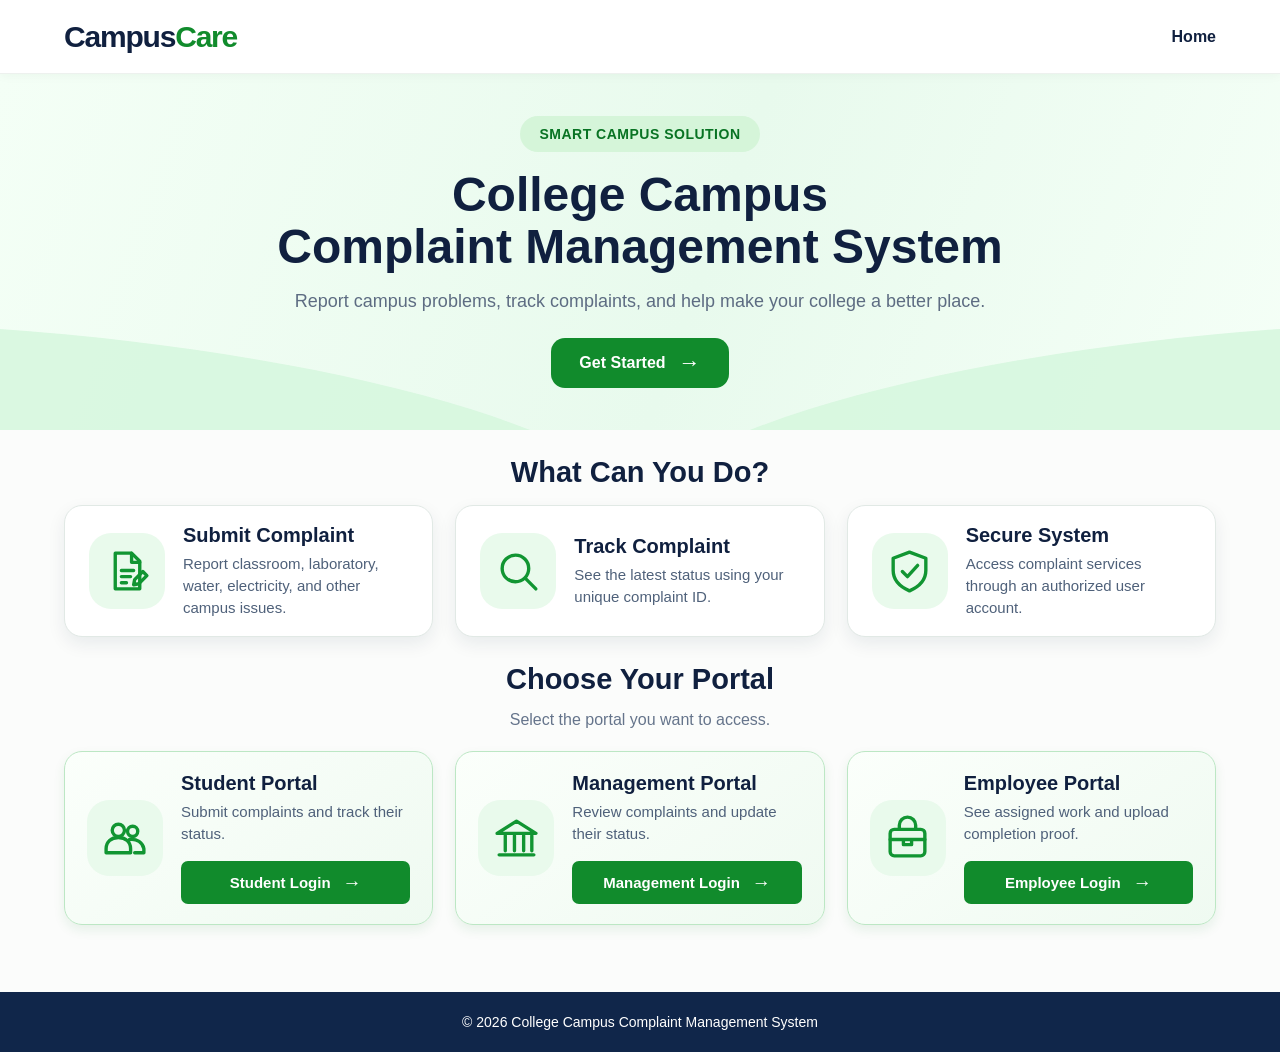
<file: index.html>
<!DOCTYPE html>
<html lang="en">
<head>
    <meta charset="UTF-8">
    <meta name="google-site-verification" content="S5N7gw2vEK0I9aHjXygCTihXNG2mUNfMy_qR8RHsRUY" />
    <meta name="viewport" content="width=device-width, initial-scale=1.0">
    <meta name="description" content="CampusCare is a College Campus Complaint Management System. Students can report campus problems, submit complaints, and track complaint status online.">
    <meta name="robots" content="index, follow">
    <link rel="canonical" href="https://campuscare-complaints.vercel.app/">
    <meta property="og:title" content="CampusCare - College Campus Complaint Management System">
    <meta property="og:description" content="Report campus problems, submit complaints, and track complaint status online with CampusCare.">
    <meta property="og:url" content="https://campuscare-complaints.vercel.app/">
    <meta property="og:type" content="website">
    <title>CampusCare - College Campus Complaint Management System</title>
    <link rel="stylesheet" href="style.css">
</head>
<body>
    <header class="navbar">
        <a class="logo" href="#home" aria-label="CampusCare home"><span>Campus</span><strong>Care</strong></a>
        <nav aria-label="Main navigation">
            <a href="#home" id="nav-home">Home</a>
            <button type="button" id="nav-dashboard" class="secondary-button" hidden>My dashboard</button>
        </nav>
    </header>
    <main>
        <section class="hero" id="home">
            <div class="hero-content">
                <span class="badge">SMART CAMPUS SOLUTION</span>
                <h1>College Campus<br>Complaint Management System</h1>
                <p>Report campus problems, track complaints, and help make your college a better place.</p>
                <a href="#portal" class="main-button">Get Started <span aria-hidden="true">→</span></a>
            </div>
        </section>
        <section class="features" id="features">
            <h2>What Can You Do?</h2>
            <div class="feature-container">
                <article class="feature-card">
                    <span class="feature-icon" aria-hidden="true">
                        <svg viewBox="0 0 48 48"><path d="M12 6h16l8 8v27H12z"/><path d="M28 6v9h8M18 23h12M18 29h9M18 35h5"/><path d="m31 32 8-8 4 4-8 8-5 1z"/></svg>
                    </span>
                    <div><h3>Submit Complaint</h3><p>Report classroom, laboratory, water, electricity, and other campus issues.</p></div>
                </article>
                <article class="feature-card">
                    <span class="feature-icon" aria-hidden="true">
                        <svg viewBox="0 0 48 48"><circle cx="21" cy="21" r="13"/><path d="m31 31 10 10"/></svg>
                    </span>
                    <div><h3>Track Complaint</h3><p>See the latest status using your unique complaint ID.</p></div>
                </article>
                <article class="feature-card">
                    <span class="feature-icon" aria-hidden="true">
                        <svg viewBox="0 0 48 48"><path d="m24 5 16 6v12c0 10-7 16-16 20C15 39 8 33 8 23V11z"/><path d="m17 24 5 5 10-11"/></svg>
                    </span>
                    <div><h3>Secure System</h3><p>Access complaint services through an authorized user account.</p></div>
                </article>
            </div>
        </section>
        <section class="login-section" id="portal">
            <h2>Choose Your Portal</h2>
            <p>Select the portal you want to access.</p>
            <div class="portal-container">
                <article class="portal-card">
                    <span class="portal-icon" aria-hidden="true">
                        <svg viewBox="0 0 48 48"><circle cx="17" cy="16" r="6"/><circle cx="31" cy="17" r="5"/><path d="M5 38v-4c0-7 5-11 12-11s12 4 12 11v4zM28 25c7-1 13 3 14 9v4H33"/></svg>
                    </span>
                    <div class="portal-copy"><h3>Student Portal</h3><p>Submit complaints and track their status.</p><button type="button" data-portal="student">Student Login <span aria-hidden="true">→</span></button></div>
                </article>
                <article class="portal-card">
                    <span class="portal-icon" aria-hidden="true">
                        <svg viewBox="0 0 48 48"><path d="M5 19 24 7l19 12zM9 40h30M13 21v15M22 21v15M31 21v15M39 21v15M7 40h34"/></svg>
                    </span>
                    <div class="portal-copy"><h3>Management Portal</h3><p>Review complaints and update their status.</p><button type="button" data-portal="admin">Management Login <span aria-hidden="true">→</span></button></div>
                </article>
                <article class="portal-card">
                    <span class="portal-icon" aria-hidden="true">
                        <svg viewBox="0 0 48 48"><rect x="7" y="15" width="34" height="26" rx="4"/><path d="M16 15v-4a8 8 0 0 1 16 0v4M7 25h34M20 25v5h8v-5"/></svg>
                    </span>
                    <div class="portal-copy"><h3>Employee Portal</h3><p>See assigned work and upload completion proof.</p><button type="button" data-portal="employee">Employee Login <span aria-hidden="true">→</span></button></div>
                </article>
            </div>
            <div id="portal-message" class="portal-message" role="status" aria-live="polite"></div>
            <section id="portal-panel" class="portal-panel" aria-labelledby="portal-title" hidden>
                <div class="portal-panel-heading">
                    <div class="portal-heading-actions">
                        <button type="button" id="portal-back" class="text-button">← Choose another portal</button>
                        <button type="button" id="dashboard-home-button" class="secondary-button" hidden>Home page</button>
                    </div>
                    <span id="portal-kicker" class="portal-kicker">Secure portal</span>
                    <h3 id="portal-title">Student Portal</h3>
                </div>
                <p id="action-message" class="action-message" role="status" aria-live="polite"></p>
                <div id="session-error" class="state-card" hidden>
                    <p id="session-error-text"></p>
                    <button type="button" id="session-error-logout" class="secondary-button">Sign out</button>
                </div>
                <div id="role-mismatch" class="state-card" hidden>
                    <p id="role-mismatch-text"></p>
                    <button type="button" id="open-correct-portal" class="secondary-button">Open my portal</button>
                </div>
                <div id="approval-pending" class="state-card" hidden>
                    <p id="approval-pending-text">Your account is waiting for approval.</p>
                    <form id="approval-id-card-form" class="form-grid" hidden>
                        <label id="approval-id-card-label" for="approval-id-card">College ID card image or PDF</label>
                        <input id="approval-id-card" name="id_card" type="file" accept="image/jpeg,image/png,image/webp,image/heic,image/heif,application/pdf" required>
                        <button id="approval-id-card-submit" type="submit" class="secondary-button">Upload college ID</button>
                    </form>
                    <button type="button" id="approval-pending-signout" class="secondary-button">Sign out</button>
                </div>                <div id="auth-area" class="auth-card">
                    <p id="auth-intro" class="auth-intro">Sign in to continue.</p>
                    <form id="signin-form" class="form-grid">
                        <label for="signin-email">Email address</label>
                        <input id="signin-email" name="email" type="email" autocomplete="email" maxlength="254" required>
                        <label for="signin-password">Password</label>
                        <input id="signin-password" name="password" type="password" autocomplete="current-password" minlength="6" required>
                        <button type="submit" class="form-submit">Sign in</button>
                    </form>
                    <form id="signup-form" class="form-grid" hidden>
                        <label for="signup-name">Full name</label>
                        <input id="signup-name" name="full_name" type="text" autocomplete="name" maxlength="100" required>
                        <label for="signup-college-id">College ID / roll number</label>
                        <input id="signup-college-id" name="college_id" type="text" autocomplete="off" maxlength="50" required>
                        <label for="signup-branch">Branch</label>
                        <input id="signup-branch" name="branch" type="text" autocomplete="organization-title" maxlength="80" required>
                        <label for="signup-id-card">College ID card image or PDF</label>
                        <input id="signup-id-card" name="id_card" type="file" accept="image/jpeg,image/png,image/webp,image/heic,image/heif,application/pdf" required>
                        <p class="field-hint">Private upload. JPG, PNG, WebP, or PDF, up to 10 MB. If email confirmation is needed, upload after signing in.</p>
                        <label for="signup-email">Email address</label>
                        <input id="signup-email" name="email" type="email" autocomplete="email" maxlength="254" required>
                        <label for="signup-password">Password</label>
                        <input id="signup-password" name="password" type="password" autocomplete="new-password" minlength="10" required>
                        <p class="field-hint">Use at least 10 characters.</p>
                        <button type="submit" class="form-submit">Request account</button>
                    </form>
                    <form id="employee-signup-form" class="form-grid" hidden>
                        <label for="employee-signup-name">Full name</label>
                        <input id="employee-signup-name" name="full_name" type="text" autocomplete="name" maxlength="100" required>
                        <label for="employee-signup-email">Email address</label>
                        <input id="employee-signup-email" name="email" type="email" autocomplete="email" maxlength="254" required>
                        <label for="employee-signup-phone">Mobile number</label>
                        <input id="employee-signup-phone" name="phone" type="tel" autocomplete="tel" minlength="7" maxlength="25" required>
                        <label for="employee-work-category">Work category</label>
                        <select id="employee-work-category" name="work_category" required>
                            <option value="">Choose a work category</option>
                            <option>Electrician</option>
                            <option>Plumber</option>
                            <option>Construction work</option>
                            <option>Technical support</option>
                            <option>Cleaning</option>
                            <option>Carpentry</option>
                            <option>Other maintenance</option>
                        </select>
                        <label for="employee-signup-password">Password</label>
                        <input id="employee-signup-password" name="password" type="password" autocomplete="new-password" minlength="10" required>
                        <p class="field-hint">Your account needs approval before assigned work appears here.</p>
                        <button type="submit" class="form-submit">Request employee account</button>
                    </form>
                    <form id="admin-signup-form" class="form-grid" hidden>
                        <label for="admin-signup-name">Full name</label>
                        <input id="admin-signup-name" name="full_name" type="text" autocomplete="name" maxlength="100" required>
                        <label for="admin-signup-department">Department</label>
                        <input id="admin-signup-department" name="department" type="text" autocomplete="organization-title" maxlength="100" required>
                        <label for="admin-signup-id-card">ID card image or PDF</label>
                        <input id="admin-signup-id-card" name="id_card" type="file" accept="image/jpeg,image/png,image/webp,image/heic,image/heif,application/pdf" required>
                        <label for="admin-signup-email">Email address</label>
                        <input id="admin-signup-email" name="email" type="email" autocomplete="email" maxlength="254" required>
                        <label for="admin-signup-password">Password</label>
                        <input id="admin-signup-password" name="password" type="password" autocomplete="new-password" minlength="10" required>
                        <p class="field-hint">Enter the email verification code. Your management access starts only after the owner approves your request.</p>
                        <button type="submit" class="form-submit">Request management account</button>
                    </form>
                    <form id="verify-email-form" class="form-grid" hidden>
                        <p id="verify-email-description" class="form-description">Enter the verification code sent to your email.</p>
                        <label for="email-otp">Email verification code</label>
                        <input id="email-otp" name="token" type="text" inputmode="numeric" autocomplete="one-time-code" pattern="[0-9]{6,8}" minlength="6" maxlength="8" required>
                        <button type="submit" class="form-submit">Verify email</button>
                        <button type="button" id="resend-email-otp" class="text-button">Resend code</button>
                    </form>
                    <form id="reset-form" class="form-grid" hidden>
                        <p class="form-description">Enter your email address and we will send a password reset link if an account matches.</p>
                        <label for="reset-email">Email address</label>
                        <input id="reset-email" name="email" type="email" autocomplete="email" maxlength="254" required>
                        <button type="submit" class="form-submit">Send reset link</button>
                    </form>
                    <form id="update-password-form" class="form-grid" hidden>
                        <p class="form-description">Choose a new password for your account.</p>
                        <label for="new-password">New password</label>
                        <input id="new-password" name="password" type="password" autocomplete="new-password" minlength="10" required>
                        <button type="submit" class="form-submit">Update password</button>
                    </form>
                    <div class="auth-links">
                        <button type="button" id="show-signup" class="text-button">Create a student account</button>
                        <button type="button" id="show-signin" class="text-button" hidden>Back to sign in</button>
                        <button type="button" id="forgot-password" class="text-button">Forgot password?</button>
                    </div>
                </div>
                <section id="dashboard" class="dashboard" aria-label="Complaint dashboard" hidden>
                    <div class="dashboard-heading">
                        <div>
                            <p id="dashboard-kicker" class="portal-kicker">Your portal</p>
                            <h3 id="dashboard-welcome">Welcome</h3>
                            <p id="dashboard-email" class="muted"></p>
                        </div>
                        <button type="button" id="signout-button" class="secondary-button">Sign out</button>
                    </div>
                    <div id="student-branch-section" class="dashboard-section" hidden>
                        <h4>Your branch</h4>
                        <p id="student-branch-message" class="muted"></p>
                        <form id="student-branch-form" class="branch-form">
                            <label for="student-branch-input">Branch</label>
                            <input id="student-branch-input" name="branch" type="text" maxlength="80" required>
                            <button type="submit" class="secondary-button">Save branch</button>
                        </form>
                    </div>
                    <section id="student-id-card-section" class="dashboard-section" hidden>
                        <h4>College ID card</h4>
                        <p class="muted">Upload your college ID card so management can review your student request.</p>
                        <form id="student-id-card-form" class="form-grid">
                            <label for="student-id-card">ID card image or PDF</label>
                            <input id="student-id-card" name="id_card" type="file" accept="image/jpeg,image/png,image/webp,image/heic,image/heif,application/pdf" required>
                            <button type="submit" class="secondary-button">Upload ID card</button>
                        </form>
                    </section>
                    <div id="student-tools" hidden>
                        <section class="dashboard-section">
                            <h4>Submit a complaint</h4>
                            <form id="complaint-form" class="form-grid complaint-form">
                                <label for="complaint-title">Short title</label>
                                <input id="complaint-title" name="title" type="text" maxlength="120" required>
                                <label for="complaint-category">Category</label>
                                <select id="complaint-category" name="category" required>
                                    <option value="">Choose a category</option>
                                    <option value="classroom">Classroom</option>
                                    <option value="laboratory">Laboratory</option>
                                    <option value="water">Water</option>
                                    <option value="electricity">Electricity</option>
                                    <option value="cleanliness">Cleanliness</option>
                                    <option value="hostel">Hostel</option>
                                    <option value="other">Other</option>
                                </select>
                                <label for="complaint-location">Campus location</label>
                                <input id="complaint-location" name="location" type="text" maxlength="160" required>
                                <label for="complaint-description">Describe the problem</label>
                                <textarea id="complaint-description" name="description" rows="4" maxlength="3000" required></textarea>
                                <label>Photo or video proof (optional)</label>
                                <div class="proof-actions">
                                    <button type="button" id="complaint-camera-button" class="secondary-button">Take photo / video</button>
                                    <button type="button" id="complaint-file-button" class="secondary-button">Choose from device</button>
                                </div>

                                <input id="complaint-file-input" type="file" accept="image/*,video/*" hidden>
                                <p class="field-hint">Use the camera or choose an existing file. One image or video, up to 25 MB.</p>
                                <div id="complaint-proof-preview" class="proof-preview" hidden></div>
                                <button type="submit" class="form-submit">Submit complaint</button>
                            </form>
                        </section>
                        <div id="proof-camera-modal" class="camera-modal" role="dialog" aria-modal="true" aria-labelledby="proof-camera-title" hidden>
                            <section class="camera-dialog">
                                <div class="camera-heading">
                                    <h5 id="proof-camera-title">Capture proof</h5>
                                    <button type="button" id="proof-camera-close" class="secondary-button">Close</button>
                                </div>
                                <video id="proof-camera-preview" autoplay muted playsinline></video>
                                <canvas id="proof-camera-canvas" hidden></canvas>
                                <p id="proof-camera-status" class="field-hint">Allow camera access to take a photo or record a video.</p>
                                <div class="camera-controls">
                                    <button type="button" id="proof-take-photo">Take photo</button>
                                    <button type="button" id="proof-start-video">Start video</button>
                                    <button type="button" id="proof-stop-video" hidden>Stop recording</button>
                                </div>
                            </section>
                        </div>
                        <section class="dashboard-section">
                            <div class="section-heading">
                                <div>
                                    <h4>Your complaints</h4>
                                    <p class="muted">Use a complaint ID such as CC-100001 to find a specific report.</p>
                                </div>
                            </div>
                            <form id="student-filter-form" class="filter-form">
                                <label for="student-ticket-filter">Complaint ID</label>
                                <input id="student-ticket-filter" name="ticket" inputmode="numeric" placeholder="CC-100001">
                                <button type="submit" class="secondary-button">Track</button>
                                <button type="button" id="student-clear-filter" class="text-button">Show all</button>
                            </form>
                            <div id="student-list" class="complaint-list" aria-live="polite"></div>
                            <div id="student-pagination" class="pagination" hidden>
                                <span id="student-page-label"></span>
                                <div>
                                    <button type="button" id="student-prev" class="secondary-button">Previous</button>
                                    <button type="button" id="student-next" class="secondary-button">Next</button>
                                </div>
                            </div>
                        </section>
                    </div>
                    <div id="management-tools" hidden>
                        <nav class="management-tabs" aria-label="Management sections">
                            <button type="button" class="management-tab active" data-management-tab="queue">Complaints</button>
                            <button type="button" class="management-tab" data-management-tab="resolve">Resolve complaints</button>
                            <button type="button" class="management-tab" data-management-tab="accounts">Manage accounts</button>
                        </nav>
                        <div data-management-panel="queue">
                        <section class="dashboard-section">
                            <div class="section-heading">
                                <div>
                                    <h4>Complaint queue</h4>
                                    <p class="muted">Filter the queue or find a report by its complaint ID.</p>
                                </div>
                            </div>
                            <form id="management-filter-form" class="filter-form">
                                <label for="management-ticket-filter">Complaint ID</label>
                                <input id="management-ticket-filter" name="ticket" inputmode="numeric" placeholder="CC-100001">
                                <label for="management-status-filter">Status</label>
                                <select id="management-status-filter" name="status">
                                    <option value="">All statuses</option>
                                    <option value="submitted">Submitted</option>
                                    <option value="in_progress">In progress</option>
                                    <option value="work_completed">Work completed</option>
                                    <option value="resolved">Resolved</option>
                                    <option value="rejected">Rejected</option>
                                </select>
                                <label for="management-category-filter">Category</label>
                                <select id="management-category-filter" name="category">
                                    <option value="">All categories</option>
                                    <option value="classroom">Classroom</option>
                                    <option value="laboratory">Laboratory</option>
                                    <option value="water">Water</option>
                                    <option value="electricity">Electricity</option>
                                    <option value="cleanliness">Cleanliness</option>
                                    <option value="hostel">Hostel</option>
                                    <option value="other">Other</option>
                                </select>
                                <button type="submit" class="secondary-button">Apply filters</button>
                                <button type="button" id="management-clear-filter" class="text-button">Clear</button>
                            </form>
                            <div id="management-list" class="complaint-list" aria-live="polite"></div>
                            <div id="management-pagination" class="pagination" hidden>
                                <span id="management-page-label"></span>
                                <div>
                                    <button type="button" id="management-prev" class="secondary-button">Previous</button>
                                    <button type="button" id="management-next" class="secondary-button">Next</button>
                                </div>
                            </div>
                        </section>
                        </div>
                        <div data-management-panel="resolve" hidden>
                            <section class="dashboard-section">
                                <h4>Resolve complaints</h4>
                                <p class="muted">Review employee completion proof, then update the status for the student.</p>
                                <div id="management-resolution-list" class="complaint-list" aria-live="polite"></div>
                            </section>
                        </div>
                        <div data-management-panel="accounts" hidden>
                            <section class="dashboard-section">
                                <div class="section-heading">
                                    <div>
                                        <h4>Manage accounts</h4>
                                        <p id="management-account-hint" class="muted">Review account requests and set access.</p>
                                        <p id="owner-admin-count" class="muted"></p>
                                        <p id="owner-pending-count" class="muted"></p>
                                    </div>
                                </div>
                                <div id="owner-account-list" class="owner-account-list" aria-live="polite"></div>
                            </section>
                        </div>
                    </div>
                    <div id="employee-tools" hidden>
                        <section class="dashboard-section">
                            <h4>My assigned work</h4>
                            <p class="muted">Only jobs assigned to your employee account appear here.</p>
                            <div id="employee-list" class="complaint-list" aria-live="polite"></div>
                        </section>
                    </div>
                </section>
            </section>
        </section>
    </main>
    <footer><p>© 2026 College Campus Complaint Management System</p></footer>
    <script type="module" src="main.js"></script>
</body>
</html>
</file>
<file: style.css>
* {
    margin: 0;
    padding: 0;
    box-sizing: border-box;
}
[hidden] { display: none !important; }
html { scroll-behavior: smooth; }
body { font-family: Arial, sans-serif; background: #f4f7fc; color: #172b4d; }
.navbar {
    display: flex; justify-content: space-between; align-items: center;
    padding: 20px 8%; background: #10264a; color: white;
}
.logo { font-size: 26px; font-weight: bold; color: #55d6c2; text-decoration: none; }
nav { display: flex; gap: 25px; }
nav a { color: white; text-decoration: none; font-size: 15px; }
nav a:hover { color: #55d6c2; }
.navbar nav .secondary-button { margin: 0; }
.dashboard-view .navbar, .authenticated-home-view .navbar {
    background: #fff; color: #172b4d; border-bottom: 1px solid #e0e7f0;
}
.dashboard-view .logo, .authenticated-home-view .logo { color: #087e45; }
.dashboard-view .navbar nav a, .authenticated-home-view .navbar nav a { color: #172b4d; }
.dashboard-view .navbar nav a:hover, .authenticated-home-view .navbar nav a:hover { color: #087e45; }

.dashboard-view .hero,
.dashboard-view .features,
.dashboard-view #portal > h2,
.dashboard-view #portal > p,
.dashboard-view .portal-container,
.dashboard-view #portal-message,
.dashboard-view footer { display: none !important; }
.dashboard-view #portal { min-height: calc(100vh - 70px); padding: 24px 5%; text-align: left; }
.dashboard-view #portal-panel { max-width: 1280px; margin: 0 auto; }
.dashboard-view #portal-back { display: none; }
.portal-heading-actions { display: flex; align-items: center; justify-content: space-between; gap: 12px; margin-bottom: 18px; }
.portal-heading-actions .secondary-button { margin: 0; }
.authenticated-home-view .portal-container { display: none; }
.authenticated-home-view #portal > h2,
.authenticated-home-view #portal > p { display: none; }
.hero {
    min-height: 430px; display: flex; align-items: center; justify-content: center;
    padding: 60px 8%; text-align: center; background: linear-gradient(135deg, #eaf3ff, #f7faff);
}
.hero-content { max-width: 850px; }
.badge {
    display: inline-block; background: #d9f7f0; color: #087e72; padding: 9px 16px;
    border-radius: 25px; font-size: 12px; font-weight: bold; letter-spacing: 1px;
}
.hero h1 { font-size: clamp(30px, 5vw, 48px); line-height: 1.2; margin: 25px 0; }
.hero p {
    max-width: 650px; margin: 0 auto 28px; color: #5d6c82; line-height: 1.8; font-size: 17px;
}
.main-button {
    display: inline-block; background: #1769aa; color: white; padding: 14px 28px;
    border-radius: 8px; text-decoration: none; font-weight: bold;
}
.main-button:hover, button:hover { background: #104c83; }
.features, .login-section { padding: 65px 8%; text-align: center; }
.features h2, .login-section h2 { font-size: 30px; margin-bottom: 15px; }
.feature-container, .portal-container {
    display: grid; grid-template-columns: repeat(3, minmax(0, 1fr)); gap: 22px; margin-top: 35px;
}
.feature-card, .portal-card {
    background: white; padding: 30px 22px; border: 1px solid #e0e7f0; border-radius: 14px;
    box-shadow: 0 6px 20px rgba(23, 43, 77, 0.05);
}
.feature-card h3, .portal-card h3 { margin-bottom: 15px; font-size: 20px; }
.feature-card p, .portal-card p, .login-section > p { color: #65748b; line-height: 1.7; }
.portal-container {
    grid-template-columns: repeat(3, minmax(0, 1fr)); max-width: 1050px; margin-left: auto; margin-right: auto;
}
button {
    margin-top: 22px; padding: 12px 20px; border: none; border-radius: 7px;
    background: #1769aa; color: white; cursor: pointer; font-size: 15px;
}
button:focus-visible, input:focus-visible, select:focus-visible, textarea:focus-visible, a:focus-visible {
    outline: 3px solid #55d6c2; outline-offset: 3px;
}
button:disabled { cursor: wait; opacity: 0.65; }
.portal-message { margin: 25px auto 0; max-width: 600px; font-weight: bold; color: #1769aa; }
.portal-panel {
    max-width: 980px; margin: 32px auto 0; padding: clamp(20px, 4vw, 36px);
    border: 1px solid #dce5f0; border-radius: 16px; background: #fff;
    box-shadow: 0 10px 30px rgba(23, 43, 77, 0.07); text-align: left;
}
.portal-panel-heading { margin-bottom: 20px; }
.portal-panel-heading .text-button { margin: 0 0 20px; }
.portal-panel-heading h3 { margin-top: 6px; font-size: 26px; }
.portal-kicker { color: #087e72; font-size: 12px; font-weight: bold; letter-spacing: 1px; text-transform: uppercase; }
.action-message { margin: 0 0 18px; color: #1769aa; line-height: 1.5; }
.action-message:empty { display: none; }
.action-message[data-kind="error"] { color: #a12727; }
.action-message[data-kind="success"] { color: #087e45; }
.auth-card, .state-card {
    max-width: 560px; padding: 22px; border: 1px solid #e0e7f0; border-radius: 12px; background: #fbfdff;
}
.auth-intro, .form-description, .muted, .field-hint { color: #65748b; line-height: 1.6; }
.auth-intro { margin-bottom: 18px; }
.form-grid { display: grid; gap: 10px; }
.form-grid label, .filter-form label { margin-top: 4px; font-size: 14px; font-weight: bold; }
input, select, textarea {
    width: 100%; padding: 11px 12px; border: 1px solid #cbd6e4; border-radius: 7px;
    background: #fff; color: #172b4d; font: inherit;
}
textarea { resize: vertical; }
.field-hint { font-size: 13px; margin-top: -6px; }
.form-submit, .secondary-button { justify-self: start; margin-top: 8px; }
.auth-links { display: flex; flex-wrap: wrap; gap: 6px 18px; margin-top: 14px; }
.text-button {
    margin: 0; padding: 7px 0; background: transparent; color: #1769aa; font-size: 14px; text-decoration: underline;
}
.text-button:hover { background: transparent; color: #104c83; }
.secondary-button { background: #e7f1fb; color: #104c83; border: 1px solid #c8dced; }
.secondary-button:hover { background: #d8e9f7; }
.dashboard-heading, .section-heading, .pagination, .complaint-heading {
    display: flex; align-items: center; justify-content: space-between; gap: 16px;
}
.dashboard-heading { padding-bottom: 20px; border-bottom: 1px solid #e0e7f0; }
.dashboard-heading h3 { margin: 4px 0; font-size: 24px; }
.dashboard-heading .secondary-button { margin: 0; }
.dashboard-section { margin-top: 26px; padding: 22px; border: 1px solid #e0e7f0; border-radius: 12px; }
.dashboard-section h4 { font-size: 19px; }
.management-tabs {
    display: flex; flex-wrap: wrap; gap: 8px; margin-top: 24px; padding-bottom: 12px;
    border-bottom: 1px solid #e0e7f0;
}
.management-tabs button { margin: 0; background: #e7f1fb; color: #104c83; border: 1px solid #c8dced; }
.management-tabs button.active { background: #1769aa; color: #fff; }
.assignment-form, .employee-completion-form { margin-top: 14px; padding: 14px; border-radius: 10px; background: #f4f7fc; }
.assignment-form h5 { font-size: 15px; }
.assignment-form button, .employee-completion-form button { margin: 0; }
.assignment-form label, .employee-completion-form label { display: grid; gap: 7px; font-size: 13px; font-weight: bold; }
.section-heading { align-items: flex-start; margin-bottom: 17px; }
.section-heading .muted { margin-top: 5px; font-size: 14px; }
.complaint-form { max-width: 680px; margin-top: 18px; }
.proof-actions { display: flex; flex-wrap: wrap; gap: 10px; }
.proof-actions button { margin: 0; }
.proof-preview, .complaint-proof { display: grid; justify-items: start; gap: 10px; grid-column: 1 / -1; }
.proof-preview img, .proof-preview video, .complaint-proof img, .complaint-proof video {
    display: block; width: min(100%, 420px); max-height: 360px; border-radius: 9px; background: #101828;
}
.proof-upload-form { display: grid; gap: 8px; grid-column: 1 / -1; }
.proof-upload-form label { display: grid; gap: 8px; font-size: 13px; font-weight: bold; }
.proof-upload-form button { margin: 0; }
.camera-modal { position: fixed; inset: 0; z-index: 1000; display: grid; place-items: center; padding: 16px; background: rgba(16, 38, 74, 0.72); }
.camera-dialog { width: min(100%, 760px); display: grid; gap: 14px; padding: 20px; border-radius: 14px; background: #fff; box-shadow: 0 18px 60px rgba(0, 0, 0, 0.28); }
.camera-heading, .camera-controls { display: flex; align-items: center; justify-content: space-between; flex-wrap: wrap; gap: 10px; }
.camera-heading h5 { font-size: 18px; }
.camera-heading button, .camera-controls button { margin: 0; }
#proof-camera-preview { display: block; width: 100%; max-height: 62vh; border-radius: 10px; background: #101828; object-fit: contain; }
.filter-form {
    display: flex; flex-wrap: wrap; align-items: end; gap: 10px; padding: 14px;
    margin: 12px 0 18px; border-radius: 10px; background: #f4f7fc;
}
.filter-form label { display: block; width: 100%; }
.filter-form input, .filter-form select { flex: 1 1 150px; width: auto; min-width: 130px; }
.filter-form button { margin-top: 0; }
.complaint-list { display: grid; gap: 14px; }
.complaint-card, .empty-state { padding: 18px; border: 1px solid #e0e7f0; border-radius: 10px; background: #fff; }
.complaint-heading { align-items: flex-start; padding-bottom: 12px; border-bottom: 1px solid #edf1f6; }
.complaint-heading h5 { font-size: 17px; line-height: 1.4; }
.ticket-id { color: #1769aa; font-size: 13px; font-weight: bold; white-space: nowrap; }
.status-badge {
    display: inline-block; margin-top: 6px; padding: 5px 9px; border-radius: 20px;
    background: #e8edf4; color: #40536d; font-size: 12px; font-weight: bold;
}
.status-badge[data-status="submitted"] { background: #e7f1fb; color: #1769aa; }
.status-badge[data-status="in_progress"] { background: #fff3d6; color: #8a5a00; }
.status-badge[data-status="work_completed"] { background: #e6f5ed; color: #087e45; }
.status-badge[data-status="resolved"] { background: #dff5e9; color: #087e45; }
.status-badge[data-status="rejected"] { background: #fae6e6; color: #a12727; }
.complaint-details {
    display: grid; grid-template-columns: repeat(2, minmax(0, 1fr)); gap: 8px 18px;
    padding-top: 12px; color: #52637b; font-size: 14px; line-height: 1.6;
}
.complaint-description, .management-note { grid-column: 1 / -1; white-space: pre-wrap; overflow-wrap: anywhere; }
.management-note { padding: 10px 12px; border-left: 3px solid #55d6c2; background: #f3fbf9; }
.admin-update-form {
    display: grid; grid-template-columns: minmax(130px, 200px) minmax(200px, 1fr) auto;
    align-items: end; gap: 10px; margin-top: 16px; padding-top: 14px; border-top: 1px solid #edf1f6;
}
.admin-update-form label { display: grid; gap: 6px; color: #52637b; font-size: 13px; font-weight: bold; }
.admin-update-form button { margin: 0; }
.pagination { margin-top: 18px; color: #65748b; font-size: 14px; }
.pagination div { display: flex; gap: 8px; }
.pagination button { margin: 0; }
.empty-state { color: #65748b; text-align: center; }
footer { padding: 22px; background: #10264a; color: white; text-align: center; font-size: 14px; }

.branch-form { display: grid; grid-template-columns: minmax(180px, 1fr) auto; align-items: end; gap: 10px; max-width: 620px; }
.branch-form label { grid-column: 1 / -1; font-size: 13px; font-weight: bold; }
.branch-form button { margin: 0; }
.owner-account-list { display: grid; gap: 14px; }
.owner-account-card { display: grid; gap: 10px; }
.owner-account-card h5 { font-size: 16px; }
.owner-role-form {
    display: grid; grid-template-columns: minmax(160px, 260px) auto;
    align-items: end; gap: 10px; margin-top: 6px;
}
.owner-role-form label { display: grid; gap: 6px; font-size: 13px; font-weight: bold; }
.owner-role-form button { margin: 0; }
@media (max-width: 700px) {
    .branch-form { grid-template-columns: 1fr; }
    .navbar { flex-direction: column; gap: 18px; }
    nav { gap: 15px; flex-wrap: wrap; justify-content: center; }
    .feature-container, .portal-container { grid-template-columns: 1fr; }
    .management-tabs { flex-direction: column; }
    .hero { padding: 50px 6%; }
    .features, .login-section { padding: 45px 6%; }
    .dashboard-heading, .section-heading, .pagination, .complaint-heading { align-items: flex-start; flex-direction: column; }
    .dashboard-heading .secondary-button, .pagination button { align-self: flex-start; }
    .complaint-details { grid-template-columns: 1fr; }
    .admin-update-form { grid-template-columns: 1fr; }
    .owner-role-form { grid-template-columns: 1fr; }
    .filter-form input, .filter-form select { flex-basis: 100%; }
}


/* CampusCare green home-page design */
:root {
    color-scheme: light;
    --campus-ink: #10203f;
    --campus-green: #118b2c;
    --campus-green-dark: #087323;
    --campus-green-soft: #effaf1;
    --campus-border: #dce7e2;
}
body { background: #fbfcfb; color: var(--campus-ink); font-family: Arial, Helvetica, sans-serif; }
.navbar {
    position: sticky; top: 0; z-index: 50;
    min-height: 74px; padding: 14px 5%;
    background: rgba(255,255,255,.97); color: var(--campus-ink);
    border-bottom: 1px solid #edf1ee; box-shadow: 0 2px 10px rgba(20,50,30,.04);
}
.logo {
    display: inline-flex; align-items: center; gap: 0;
    color: var(--campus-ink); font-size: 30px; letter-spacing: -1.2px;
}
.logo strong { color: var(--campus-green); }
.navbar nav { align-items: center; gap: 28px; }
.navbar nav a { color: var(--campus-ink); font-size: 16px; font-weight: 700; }
.navbar nav a:hover { color: var(--campus-green); }
.navbar nav .secondary-button {
    border-color: #b9e3c0; background: var(--campus-green-soft); color: var(--campus-green-dark);
}
.hero {
    position: relative; isolation: isolate; overflow: hidden;
    min-height: 312px; padding: 42px 6%;
    background: linear-gradient(110deg, #f4fff6 0%, #e8faed 55%, #f5fff7 100%);
}
.hero::before, .hero::after {
    position: absolute; z-index: -1; content: ""; pointer-events: none;
    width: 62%; height: 190px; bottom: -108px; background: #d8f8df; opacity: .9;
}
.hero::before { left: -10%; border-radius: 0 85% 0 0; transform: rotate(4deg); }
.hero::after { right: -10%; border-radius: 85% 0 0 0; transform: rotate(-4deg); }
.hero-content { position: relative; }
.badge {
    padding: 10px 19px; background: #d5f5d9; color: var(--campus-green-dark);
    font-size: 14px; letter-spacing: .5px;
}
.hero h1 { margin: 17px 0 12px; color: var(--campus-ink); font-size: clamp(32px, 4vw, 48px); line-height: 1.08; }
.hero p { max-width: 820px; margin-bottom: 21px; font-size: 18px; }
.main-button {
    display: inline-flex; align-items: center; justify-content: center; gap: 13px;
    background: var(--campus-green); color: #fff; padding: 14px 28px; border-radius: 14px;
}
.main-button:hover, .portal-card button:hover, .form-submit:hover { background: var(--campus-green-dark); }
.main-button span { font-size: 22px; line-height: 1; }
.features, .login-section { padding: 26px 5% 16px; text-align: center; }
.features h2, .login-section h2 { margin-bottom: 16px; color: var(--campus-ink); font-size: 29px; }
.feature-container, .portal-container {
    max-width: 1500px; margin: 14px auto 0;
    grid-template-columns: repeat(3, minmax(0, 1fr)); gap: 22px;
}
.feature-card {
    display: flex; align-items: center; gap: 18px; min-height: 120px;
    padding: 18px 24px; text-align: left; border-color: #e1e9e5; border-radius: 18px;
    box-shadow: 0 7px 18px rgba(16, 32, 63, .08);
}
.feature-icon, .portal-icon {
    display: grid; place-items: center; flex: 0 0 76px; width: 76px; height: 76px;
    border-radius: 22px; background: #e9faec;
}
.feature-icon svg, .portal-icon svg {
    display: block; width: 49px; height: 49px; fill: none; stroke: #119532;
    stroke-width: 3.3; stroke-linecap: round; stroke-linejoin: round;
}
.feature-card h3, .portal-card h3 { margin: 0 0 6px; color: var(--campus-ink); font-size: 20px; }
.feature-card p, .portal-card p { color: #4f617a; font-size: 15px; line-height: 1.45; }
.login-section { padding-top: 10px; padding-bottom: 42px; }
.login-section > p { margin-top: -6px; }
.portal-container { margin-top: 18px; }
.portal-card {
    display: flex; align-items: center; gap: 18px; min-height: 164px;
    padding: 20px 22px; text-align: left; border: 1px solid #bce7c4;
    border-radius: 18px; background: linear-gradient(145deg, #fbfffb, #effaf1);
    box-shadow: 0 5px 12px rgba(20, 120, 45, .09);
}
.portal-copy { flex: 1; min-width: 0; }
.portal-copy button {
    display: flex; align-items: center; justify-content: center; gap: 12px;
    width: min(100%, 250px); margin: 16px auto 0; padding: 12px 16px;
    background: var(--campus-green); color: #fff; font-weight: 700;
}
.portal-copy button span { font-size: 19px; line-height: 1; }
.portal-panel {
    border-color: #cde6d1; border-radius: 18px;
    box-shadow: 0 12px 32px rgba(16, 65, 30, .08);
}
.auth-card, .state-card { border-color: #d7eadb; }
.secondary-button, .management-tabs button {
    color: #145d28; background: #eaf7ed; border-color: #c6e5cc;
}
.secondary-button:hover, .management-tabs button:hover { color: #145d28; background: #d9f0de; }
.management-tabs button.active { background: var(--campus-green); border-color: var(--campus-green); color: #fff; }
.dashboard-section { border-color: #d8e9dc; }
.dashboard-view .navbar, .authenticated-home-view .navbar { background: #fff; color: var(--campus-ink); }
.dashboard-view .logo, .authenticated-home-view .logo { color: var(--campus-ink); }
.dashboard-view .logo strong, .authenticated-home-view .logo strong { color: var(--campus-green); }

@media (max-width: 980px) {
    .feature-container, .portal-container { grid-template-columns: 1fr; max-width: 720px; }
    .feature-card { min-height: 104px; }
}
@media (max-width: 700px) {
    .navbar { padding: 14px 5%; }
    .logo { font-size: 26px; }
    .hero { min-height: 300px; padding: 42px 6%; }
    .hero h1 { font-size: clamp(30px, 8vw, 40px); }
    .hero p { font-size: 16px; }
    .features, .login-section { padding-left: 6%; padding-right: 6%; }
    .feature-card, .portal-card { padding: 17px; }
    .portal-card { min-height: 145px; }
    .feature-icon, .portal-icon { flex-basis: 62px; width: 62px; height: 62px; border-radius: 18px; }
    .feature-icon svg, .portal-icon svg { width: 42px; height: 42px; }
}

/* Owner-only destructive actions */
.complaint-card > .danger-button {
    margin-top: 14px;
}
.danger-button {
    color: #fff;
    background: #b42318;
    border: 1px solid #b42318;
}
.danger-button:hover:not(:disabled) {
    color: #fff;
    background: #8f1d14;
    border-color: #8f1d14;
}
.danger-button:disabled {
    opacity: .65;
    cursor: wait;
}
</file>
